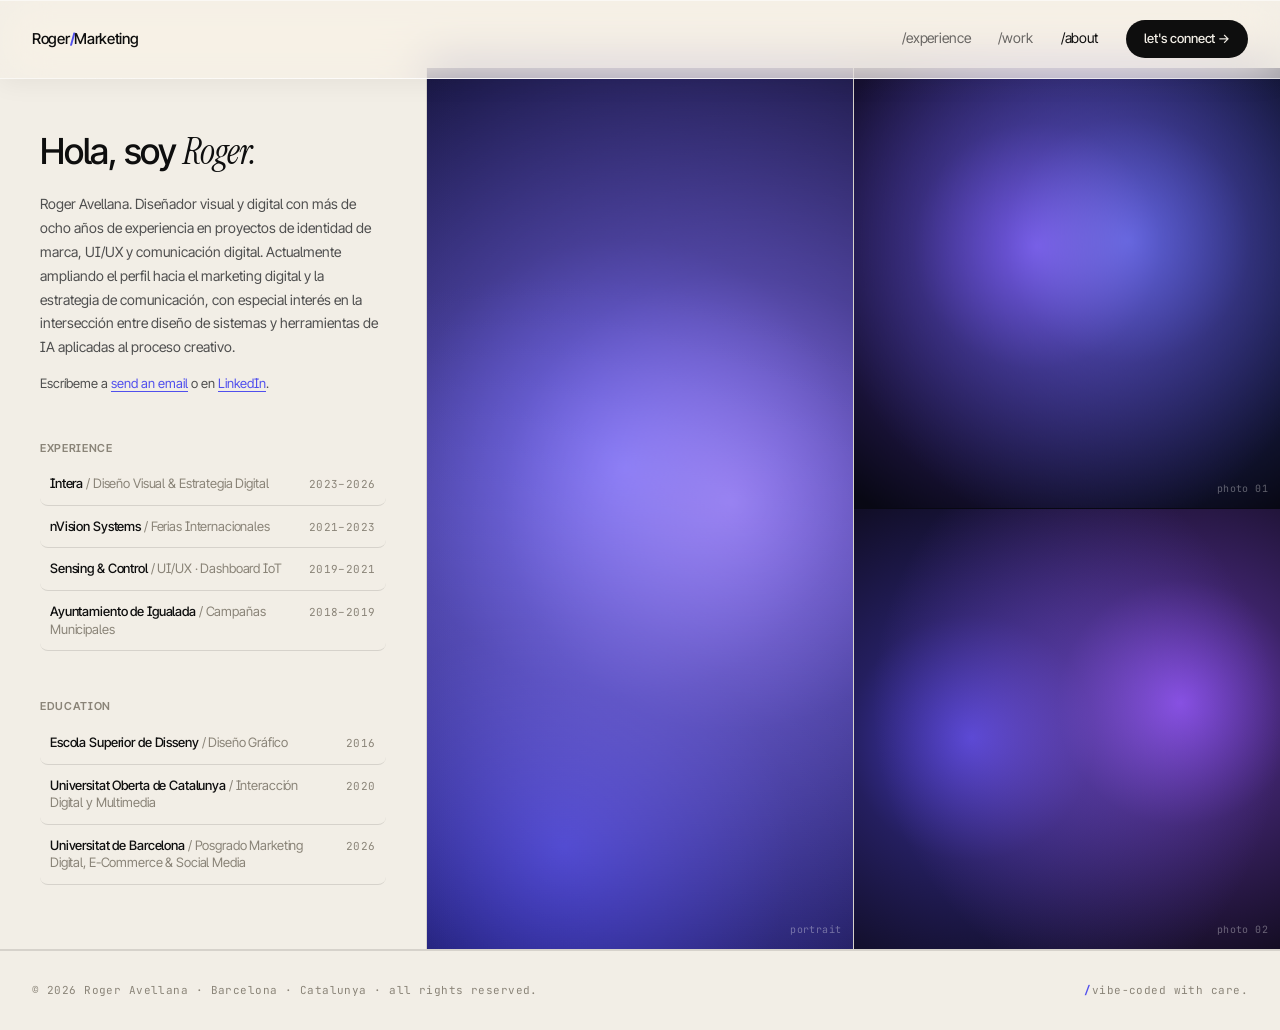
<file: about.html>
<!DOCTYPE html>
<html lang="es">

<head>
  <meta charset="UTF-8" />
  <meta name="viewport" content="width=device-width, initial-scale=1.0" />
  <title>about — Roger A. · Visual Designer & Marketing Assistant</title>
  <meta name="description" content="Sobre Roger Avellana — Visual Designer & Marketing Assistant." />
  <meta name="theme-color" content="#504FED" />

  <!-- Fonts -->
  <link rel="preconnect" href="https://fonts.googleapis.com" />
  <link rel="preconnect" href="https://fonts.gstatic.com" crossorigin />
  <link
    href="https://fonts.googleapis.com/css2?family=Inter+Tight:wght@300;400;500;600;700;800&family=Instrument+Serif:ital@0;1&family=JetBrains+Mono:wght@400;500&display=swap"
    rel="stylesheet" />

  <!-- Stylesheets -->
  <link rel="stylesheet" href="styles.css" />
  <link rel="stylesheet" href="about.css" />
</head>

<body data-mode="light">

  <!-- NAV -->
  <nav class="about-nav">
    <a href="index.html" class="about-nav-brand">
      <span>Roger</span><span class="slash">/</span><span>Marketing</span>
    </a>
    <div class="about-nav-links">
      <a href="index.html#services">/<span>experience</span></a>
      <a href="index.html#work">/<span>work</span></a>
      <a href="about.html" class="active">/<span>about</span></a>
      <a href="mailto:roger.ar123@gmail.com" class="about-nav-cta">let's connect →</a>
    </div>
    <button class="about-nav-burger" onclick="toggleMenu()" aria-label="menu">menu</button>
  </nav>

  <!-- MOBILE MENU -->
  <div class="about-mobile-menu" id="mobileMenu">
    <a href="index.html#services" onclick="toggleMenu()">/experience</a>
    <a href="index.html#work" onclick="toggleMenu()">/work</a>
    <a href="about.html" onclick="toggleMenu()">/about</a>
    <a href="mailto:roger.ar123@gmail.com" class="about-mobile-cta">let's connect →</a>
  </div>

  <!-- ABOUT LAYOUT -->
  <main class="about-layout">

    <!-- Columna izquierda -->
    <div class="about-col-left">
      <h1 class="about-greeting">
        Hola, soy <em>Roger.</em>
      </h1>
      <p class="about-bio">
        Roger Avellana. Diseñador visual y digital con más de ocho años de experiencia en proyectos de identidad de
        marca, UI/UX y comunicación digital. Actualmente ampliando el perfil hacia el marketing digital y la estrategia
        de comunicación, con especial interés en la intersección entre diseño de sistemas y herramientas de IA aplicadas
        al proceso creativo.
      </p>
      <p class="about-contact">
        Escríbeme a
        <a href="mailto:roger.ar123@gmail.com">send an email</a>
        o en
        <a href="https://www.linkedin.com/in/roger-avellana/" target="_blank" rel="noopener">LinkedIn</a>.
      </p>

      <!-- Experience -->
      <div class="about-block">
        <p class="about-section-label">Experience</p>
        <div class="about-exp-row">
          <span><strong>Intera</strong> <span class="muted">/ Diseño Visual &amp; Estrategia Digital</span></span>
          <span class="mono">2023–2026</span>
        </div>
        <div class="about-exp-row">
          <span><strong>nVision Systems</strong> <span class="muted">/ Ferias Internacionales</span></span>
          <span class="mono">2021–2023</span>
        </div>
        <div class="about-exp-row">
          <span><strong>Sensing &amp; Control</strong> <span class="muted">/ UI/UX · Dashboard IoT</span></span>
          <span class="mono">2019–2021</span>
        </div>
        <div class="about-exp-row">
          <span><strong>Ayuntamiento de Igualada</strong> <span class="muted">/ Campañas Municipales</span></span>
          <span class="mono">2018–2019</span>
        </div>
      </div>

      <!-- Education -->
      <div class="about-block">
        <p class="about-section-label">Education</p>
        <div class="about-exp-row">
          <span><strong>Escola Superior de Disseny</strong> <span class="muted">/ Diseño Gráfico</span></span>
          <span class="mono">2016</span>
        </div>
        <div class="about-exp-row">
          <span><strong>Universitat Oberta de Catalunya</strong> <span class="muted">/ Interacción Digital y
              Multimedia</span></span>
          <span class="mono">2020</span>
        </div>
        <div class="about-exp-row">
          <span><strong>Universitat de Barcelona</strong> <span class="muted">/ Posgrado Marketing Digital, E-Commerce
              &amp; Social Media</span></span>
          <span class="mono">2026</span>
        </div>
      </div>
    </div>

    <!-- Columna central: foto portrait -->
    <div class="about-col-center" id="col-portrait">
      <canvas id="canvas-portrait"></canvas>
      <span class="photo-label">portrait</span>
    </div>

    <!-- Columna derecha: dos fotos -->
    <div class="about-col-right">
      <div class="about-photo-top" id="col-photo1">
        <canvas id="canvas-photo1"></canvas>
        <span class="photo-label">photo 01</span>
      </div>
      <div class="about-photo-bottom" id="col-photo2">
        <canvas id="canvas-photo2"></canvas>
        <span class="photo-label">photo 02</span>
      </div>
    </div>

  </main>

  <!-- FOOTER -->
  <footer class="about-footer">
    <span class="mono">© 2026 Roger Avellana · Barcelona · Catalunya · all rights reserved.</span>
    <span class="mono"><span class="slash">/</span>vibe-coded with care.</span>
  </footer>

  <script>
    function toggleMenu() {
      const m = document.getElementById('mobileMenu');
      m.classList.toggle('open');
    }
  </script>

  <script>
    (function () {
      const panels = [
        {
          canvasId: 'canvas-portrait',
          colId: 'col-portrait',
          blobs: [
            { ox: 0.35, oy: 0.30, color: [80, 79, 237],   phase: 0 },
            { ox: 0.65, oy: 0.65, color: [122, 91, 216],  phase: 2.09 },
            { ox: 0.50, oy: 0.88, color: [45, 43, 186],   phase: 4.19 },
          ],
          bg: '#07071a',
          radius: 0.65,
        },
        {
          canvasId: 'canvas-photo1',
          colId: 'col-photo1',
          blobs: [
            { ox: 0.25, oy: 0.40, color: [100, 60, 220],  phase: 1.0 },
            { ox: 0.75, oy: 0.55, color: [60,  80, 200],  phase: 3.1 },
          ],
          bg: '#080814',
          radius: 0.7,
        },
        {
          canvasId: 'canvas-photo2',
          colId: 'col-photo2',
          blobs: [
            { ox: 0.60, oy: 0.35, color: [130, 70, 230],  phase: 0.5 },
            { ox: 0.30, oy: 0.70, color: [70,  60, 210],  phase: 2.6 },
          ],
          bg: '#090710',
          radius: 0.7,
        },
      ];

      const instances = panels.map(({ canvasId, colId, blobs, bg, radius }) => {
        const canvas = document.getElementById(canvasId);
        const col    = document.getElementById(colId);
        const ctx    = canvas.getContext('2d');

        function resize() {
          canvas.width  = col.offsetWidth;
          canvas.height = col.offsetHeight;
        }
        resize();
        new ResizeObserver(resize).observe(col);

        return { canvas, ctx, blobs, bg, radius };
      });

      function draw(ts) {
        const t = ts * 0.00042;

        instances.forEach(({ canvas, ctx, blobs, bg, radius }) => {
          const w = canvas.width, h = canvas.height;
          const maxR = Math.max(w, h) * radius;

          ctx.fillStyle = bg;
          ctx.fillRect(0, 0, w, h);
          ctx.globalCompositeOperation = 'screen';

          blobs.forEach(b => {
            const x = (b.ox + Math.sin(t       + b.phase) * 0.18) * w;
            const y = (b.oy + Math.cos(t * 0.8 + b.phase) * 0.18) * h;
            const [r, g, bc] = b.color;

            const grad = ctx.createRadialGradient(x, y, 0, x, y, maxR);
            grad.addColorStop(0,   `rgba(${r},${g},${bc},0.95)`);
            grad.addColorStop(0.4, `rgba(${r},${g},${bc},0.4)`);
            grad.addColorStop(1,   `rgba(${r},${g},${bc},0)`);

            ctx.fillStyle = grad;
            ctx.fillRect(0, 0, w, h);
          });

          ctx.globalCompositeOperation = 'source-over';
        });

        requestAnimationFrame(draw);
      }

      requestAnimationFrame(draw);
    })();
  </script>

</body>

</html>
</file>
<file: styles.css>
/* ─── Tokens ──────────────────────────────────────────────────── */
:root {
  --bg: #F2EEE6;
  --bg-dark: #0E0E0E;
  --text: #0E0E0E;
  --text-soft: #4F4F4F;
  --muted: #8A8478;
  --accent: #504FED;
  --line: rgba(14,14,14,0.12);
  --serif: 'Instrument Serif', Georgia, serif;
  --mono: 'JetBrains Mono', monospace;
}
[data-mode="dark"] {
  --bg: #0E0E0E;
  --text: #F2EEE6;
  --text-soft: #BDB8AD;
  --muted: #6B675E;
  --line: rgba(242,238,230,0.14);
}

/* ─── Reset & Base ────────────────────────────────────────────── */
*, *::before, *::after { box-sizing: border-box; margin: 0; padding: 0; }

html { scroll-behavior: smooth; }
body {
  font-family: 'Inter Tight', sans-serif;
  background: var(--bg);
  color: var(--text);
  line-height: 1.35;
  transition: background 0.4s ease, color 0.4s ease;
  overflow-x: hidden;
  font-feature-settings: 'ss01', 'ss02';
}
#root {
  position: relative;
  z-index: 1;
  isolation: isolate;
}
a { color: inherit; text-decoration: none; }

::selection { background: var(--accent); color: #fff; }

::-webkit-scrollbar { width: 8px; height: 8px; }
::-webkit-scrollbar-track { background: transparent; }
::-webkit-scrollbar-thumb { background: var(--line); border-radius: 4px; }
::-webkit-scrollbar-thumb:hover { background: var(--accent); }

/* ─── Utilities ────────────────────────────────────────────────── */
.slash { color: var(--accent); font-weight: 700; }

.num-mono {
  font-family: var(--mono);
  font-size: 11px;
  letter-spacing: 0.04em;
}

.container {
  max-width: 1480px;
  margin: 0 auto;
  padding: 0 32px;
}

/* ─── Hero title ──────────────────────────────────────────────── */
.hero-title {
  font-size: clamp(3rem, 13vw, 16rem);
  font-weight: 600;
  line-height: 0.85;
  letter-spacing: -0.05em;
}

/* ─── Marquee ─────────────────────────────────────────────────── */
@keyframes marquee {
  0%   { transform: translateX(0); }
  100% { transform: translateX(-50%); }
}
.marquee-track {
  display: flex;
  gap: 80px;
  width: max-content;
  animation: marquee 40s linear infinite;
}
.marquee-track:hover { animation-play-state: paused; }

/* ─── Scroll reveal ───────────────────────────────────────────── */
.reveal {
  opacity: 0;
  transform: translateY(24px);
  transition: opacity 0.8s cubic-bezier(.2,.7,.2,1), transform 0.8s cubic-bezier(.2,.7,.2,1);
}
.reveal.visible { opacity: 1; transform: none; }

/* ─── Cursor blink ────────────────────────────────────────────── */
@keyframes blink { 50% { opacity: 0; } }
.cursor-blink::after {
  content: '_';
  animation: blink 1s steps(2) infinite;
  color: var(--accent);
  margin-left: 4px;
}

/* ─── Hover underline ─────────────────────────────────────────── */
.hover-line {
  position: relative;
  display: inline-flex;
  align-items: center;
  gap: 6px;
}
.hover-line::before {
  content: '';
  position: absolute;
  left: 0; bottom: -2px;
  width: 100%; height: 1px;
  background: currentColor;
  transform-origin: right;
  transform: scaleX(1);
  transition: transform 0.5s cubic-bezier(.2,.7,.2,1);
}
.hover-line:hover::before {
  transform-origin: left;
  transform: scaleX(0);
  animation: lineIn 0.6s 0.3s forwards cubic-bezier(.2,.7,.2,1);
}
@keyframes lineIn {
  from { transform-origin: left; transform: scaleX(0); }
  to   { transform-origin: left; transform: scaleX(1); }
}

/* ─── About CTA button ────────────────────────────────────────── */
.about-cta-btn {
  display: inline-flex;
  align-items: center;
  margin-top: 32px;
  padding: 12px 24px;
  border: 1px solid var(--text);
  border-radius: 999px;
  font-size: 14px;
  font-weight: 500;
  letter-spacing: -0.01em;
  color: var(--text);
  background: transparent;
  transition: background 0.2s, color 0.2s;
}

/* ─── Hero dark / Sui-style ──────────────────────────────────── */
@keyframes heroFadeUp {
  from { opacity: 0; transform: translateY(20px); }
  to   { opacity: 1; transform: translateY(0); }
}
@keyframes heroWordIn {
  from { opacity: 0; filter: blur(28px); }
  to   { opacity: 1; filter: blur(0px); }
}
@keyframes orbFloat {
  from { transform: translateX(-50%) translateY(0); }
  to   { transform: translateX(-50%) translateY(-60px); }
}
@keyframes orbFloat2 {
  from { transform: translateY(0); }
  to   { transform: translateY(-40px); }
}
@keyframes scrollBounce {
  0%, 100% { transform: translateY(0); opacity: 0.45; }
  50%       { transform: translateY(9px); opacity: 0.7; }
}
.hero-glow-word {
  text-shadow:
    0 0 20px rgba(255,255,255,0.9),
    0 0 60px rgba(255,255,255,0.5),
    0 0 120px rgba(140,180,255,0.3);
}

/* ─── Glass system tokens ─────────────────────────────────────── */
:root {
  /* medium glass — cards, panels */
  --gm-bg:      rgba(242,238,230,0.38);
  --gm-blur:    16px;
  --gm-sat:     160%;
  --gm-border:  rgba(255,255,255,0.58);
  --gm-shadow:  0 4px 24px rgba(14,14,14,0.09),
                inset 0 1px 0 rgba(255,255,255,0.68),
                inset 0 -1px 0 rgba(14,14,14,0.04);
  --gm-hover:   0 14px 44px rgba(14,14,14,0.13),
                inset 0 1px 0 rgba(255,255,255,0.74),
                inset 0 -1px 0 rgba(14,14,14,0.04);
  /* light glass — tags, pills, secondary */
  --gl-bg:      rgba(255,255,255,0.18);
  --gl-border:  rgba(255,255,255,0.42);
}
[data-mode="dark"] {
  --gm-bg:      rgba(18,18,28,0.52);
  --gm-border:  rgba(255,255,255,0.1);
  --gm-shadow:  0 4px 24px rgba(0,0,0,0.4),
                inset 0 1px 0 rgba(255,255,255,0.09),
                inset 0 -1px 0 rgba(0,0,0,0.36);
  --gm-hover:   0 14px 44px rgba(0,0,0,0.55),
                inset 0 1px 0 rgba(255,255,255,0.12);
  --gl-bg:      rgba(255,255,255,0.06);
  --gl-border:  rgba(255,255,255,0.1);
}

/* ─── Ambient background layer ─────────────────────────────────── */
.bg-ambi {
  position: fixed; inset: 0;
  z-index: 0; pointer-events: none; overflow: hidden;
}
.bg-ambi-blob {
  position: absolute; border-radius: 50%;
  filter: blur(100px); will-change: transform;
}
.bab-1 {
  width: 680px; height: 680px; top: -8%; left: -6%;
  background: radial-gradient(circle, rgba(80,79,237,0.22), transparent 68%);
  animation: bd1 22s ease-in-out infinite alternate;
}
.bab-2 {
  width: 560px; height: 560px; top: 36%; right: -7%;
  background: radial-gradient(circle, rgba(122,91,216,0.18), transparent 68%);
  animation: bd2 28s ease-in-out infinite alternate;
}
.bab-3 {
  width: 500px; height: 500px; bottom: 14%; left: 16%;
  background: radial-gradient(circle, rgba(224,168,46,0.15), transparent 68%);
  animation: bd3 32s ease-in-out infinite alternate;
}
.bab-4 {
  width: 380px; height: 380px; top: 56%; right: 20%;
  background: radial-gradient(circle, rgba(14,138,90,0.13), transparent 68%);
  animation: bd1 24s ease-in-out infinite alternate-reverse;
}
@keyframes bd1 {
  from { transform: translate(0,0) scale(1); }
  to   { transform: translate(55px,78px) scale(1.14); }
}
@keyframes bd2 {
  from { transform: translate(0,0) scale(1); }
  to   { transform: translate(-48px,62px) scale(1.1); }
}
@keyframes bd3 {
  from { transform: translate(0,0) scale(1); }
  to   { transform: translate(42px,-58px) scale(1.12); }
}
/* Stronger blobs in dark mode */
[data-mode="dark"] .bab-1 { background: radial-gradient(circle, rgba(80,79,237,0.38), transparent 68%); }
[data-mode="dark"] .bab-2 { background: radial-gradient(circle, rgba(122,91,216,0.3),  transparent 68%); }
[data-mode="dark"] .bab-3 { background: radial-gradient(circle, rgba(224,168,46,0.22),  transparent 68%); }
[data-mode="dark"] .bab-4 { background: radial-gradient(circle, rgba(14,138,90,0.2),    transparent 68%); }

/* ─── Glass card — medium material ─────────────────────────────── */
.gl-card {
  position: relative;
  background: var(--gm-bg);
  backdrop-filter: blur(var(--gm-blur)) saturate(var(--gm-sat));
  -webkit-backdrop-filter: blur(var(--gm-blur)) saturate(var(--gm-sat));
  border: 1px solid var(--gm-border);
  box-shadow: var(--gm-shadow);
  border-radius: 20px;
  overflow: hidden;
  isolation: isolate;
  transition: transform 0.38s cubic-bezier(.2,.7,.2,1),
              box-shadow 0.38s cubic-bezier(.2,.7,.2,1);
}
/* Pointer-reactive specular highlight */
.gl-card::before {
  content: '';
  position: absolute; inset: 0; border-radius: inherit;
  background: radial-gradient(
    ellipse at var(--mx,50%) var(--my,-10%),
    rgba(255,255,255,0.26) 0%, transparent 56%
  );
  pointer-events: none; z-index: 2;
  opacity: 0; transition: opacity 0.44s ease;
}
/* Luminous top edge */
.gl-card::after {
  content: '';
  position: absolute; top: 0; left: 0; right: 0; height: 1px;
  background: linear-gradient(
    90deg, transparent 0%, var(--gm-border) 20%,
    rgba(255,255,255,0.9) 50%,
    var(--gm-border) 80%, transparent 100%
  );
  pointer-events: none; z-index: 3;
}
.gl-card:hover { transform: translateY(-5px) scale(1.008); box-shadow: var(--gm-hover); }
.gl-card:hover::before { opacity: 1; }

/* ─── Glass tag — light material ────────────────────────────────── */
.gl-tag {
  position: relative;
  background: var(--gl-bg);
  backdrop-filter: blur(8px) saturate(140%);
  -webkit-backdrop-filter: blur(8px) saturate(140%);
  border: 1px solid var(--gl-border);
  box-shadow: inset 0 1px 0 rgba(255,255,255,0.44),
              0 1px 6px rgba(14,14,14,0.06);
  transition: background 0.22s, border-color 0.22s,
              color 0.22s, transform 0.22s, box-shadow 0.22s;
}
.gl-tag:hover {
  background: rgba(80,79,237,0.1);
  border-color: rgba(80,79,237,0.36);
  color: var(--accent) !important;
  transform: translateY(-1px);
  box-shadow: 0 4px 16px rgba(80,79,237,0.1),
              inset 0 1px 0 rgba(255,255,255,0.5);
}
[data-mode="dark"] .gl-tag {
  box-shadow: inset 0 1px 0 rgba(255,255,255,0.07),
              0 1px 6px rgba(0,0,0,0.22);
}

/* ─── Nav scrolled glass enhancement ───────────────────────────── */
.gl-nav {
  position: relative;
}
.gl-nav::before {
  content: '';
  position: absolute; bottom: -1px; left: 6%; right: 6%; height: 1px;
  background: linear-gradient(
    90deg, transparent, rgba(255,255,255,0.6) 30%,
    rgba(255,255,255,0.6) 70%, transparent
  );
  pointer-events: none;
}
[data-mode="dark"] .gl-nav::before {
  background: linear-gradient(
    90deg, transparent, rgba(255,255,255,0.12) 30%,
    rgba(255,255,255,0.12) 70%, transparent
  );
}

/* ─── Service accordion item — subtle glass on open ─────────────── */
.svc-open {
  background: var(--gm-bg);
  backdrop-filter: blur(12px) saturate(140%);
  -webkit-backdrop-filter: blur(12px) saturate(140%);
  border-radius: 12px;
  margin: 0 -18px !important;
  padding-left: 18px !important;
  padding-right: 18px !important;
  box-shadow: inset 0 1px 0 rgba(255,255,255,0.5);
}

/* ─── Testimonial glass cell ────────────────────────────────────── */
.gl-testi {
  position: relative; overflow: hidden;
  backdrop-filter: blur(14px) saturate(150%);
  -webkit-backdrop-filter: blur(14px) saturate(150%);
  transition: background 0.3s;
}
.gl-testi::before {
  content: '';
  position: absolute; inset: 0;
  background: radial-gradient(
    ellipse at var(--mx,50%) var(--my,-10%),
    rgba(255,255,255,0.2) 0%, transparent 60%
  );
  pointer-events: none; z-index: 1;
  opacity: 0; transition: opacity 0.44s;
}
.gl-testi:hover::before { opacity: 1; }
.gl-testi > * { position: relative; z-index: 2; }

/* ─── Glass CTA button ──────────────────────────────────────────── */
.gl-cta {
  position: relative;
  background: var(--gl-bg);
  backdrop-filter: blur(12px) saturate(140%);
  -webkit-backdrop-filter: blur(12px) saturate(140%);
  border: 1px solid var(--gl-border);
  box-shadow: inset 0 1px 0 rgba(255,255,255,0.5),
              0 4px 20px rgba(80,79,237,0.12);
  transition: transform 0.25s, box-shadow 0.25s, background 0.25s;
  overflow: hidden;
}
.gl-cta::after {
  content: '';
  position: absolute; top: 0; left: 0; right: 0; height: 1px;
  background: linear-gradient(90deg, transparent, rgba(255,255,255,0.8) 40%, rgba(255,255,255,0.8) 60%, transparent);
  pointer-events: none;
}
.gl-cta:hover {
  transform: scale(1.04);
  box-shadow: inset 0 1px 0 rgba(255,255,255,0.6),
              0 8px 32px rgba(80,79,237,0.2);
  background: rgba(80,79,237,0.1);
}

/* ─── Reduced motion ────────────────────────────────────────────── */
@media (prefers-reduced-motion: reduce) {
  .bg-ambi-blob { animation: none !important; }
  .gl-card, .gl-tag, .gl-testi, .gl-cta {
    transition: none !important;
  }
}

/* ─── Backdrop-filter fallback ──────────────────────────────────── */
@supports not (backdrop-filter: blur(1px)) {
  .gl-card  { background: rgba(242,238,230,0.94); }
  .gl-testi { background: rgba(242,238,230,0.94); }
  .gl-tag   { background: rgba(242,238,230,0.8); }
  [data-mode="dark"] .gl-card  { background: rgba(18,18,28,0.96); }
  [data-mode="dark"] .gl-testi { background: rgba(18,18,28,0.96); }
  [data-mode="dark"] .gl-tag   { background: rgba(18,18,28,0.85); }
}

/* ─── Responsive ──────────────────────────────────────────────── */
@media (max-width: 768px) {
  .container { padding: 0 20px; }
  .hide-mobile { display: none !important; }
}
@media (max-width: 768px) {
  .show-mobile { display: inline-block !important; }
}
@media (max-width: 900px) {
  .svc-grid { grid-template-columns: 1fr !important; }
  .svc-grid > div:first-child { position: static !important; }
  .about-grid { grid-template-columns: 1fr !important; }
}
</file>
<file: about.css>
/* ─── About page ──────────────────────────────────────────────── */

/* Nav */
.about-nav {
  position: fixed;
  top: 0; left: 0; right: 0;
  z-index: 100;
  padding: 20px 32px;
  display: flex;
  align-items: center;
  justify-content: space-between;
  background: color-mix(in srgb, var(--bg) 62%, transparent);
  backdrop-filter: blur(24px) saturate(200%) brightness(1.04);
  -webkit-backdrop-filter: blur(24px) saturate(200%) brightness(1.04);
  border-bottom: 1px solid rgba(255,255,255,0.55);
  box-shadow: 0 1px 0 rgba(255,255,255,0.55) inset, 0 4px 24px rgba(14,14,14,0.06);
}
.about-nav::before {
  content: '';
  position: absolute;
  bottom: -1px; left: 6%; right: 6%; height: 1px;
  background: linear-gradient(90deg, transparent, rgba(255,255,255,0.6) 30%, rgba(255,255,255,0.6) 70%, transparent);
  pointer-events: none;
}
[data-mode="dark"] .about-nav {
  border-bottom: 1px solid rgba(255,255,255,0.1);
  box-shadow: 0 1px 0 rgba(255,255,255,0.07) inset, 0 4px 24px rgba(0,0,0,0.3);
}
[data-mode="dark"] .about-nav::before {
  background: linear-gradient(90deg, transparent, rgba(255,255,255,0.1) 30%, rgba(255,255,255,0.1) 70%, transparent);
}

.about-nav-brand {
  font-size: 15px;
  font-weight: 500;
  letter-spacing: -0.02em;
}

.about-nav-links {
  display: flex;
  align-items: center;
  gap: 28px;
  font-size: 14px;
}

.about-nav-links a {
  letter-spacing: -0.01em;
  color: var(--text);
  opacity: 0.6;
  transition: opacity 0.2s;
}

.about-nav-links a:hover,
.about-nav-links a.active {
  opacity: 1;
}

.about-nav-cta {
  background: var(--text);
  color: var(--bg) !important;
  opacity: 1 !important;
  padding: 10px 18px;
  border-radius: 999px;
  font-size: 13px;
  font-weight: 500;
  letter-spacing: -0.01em;
  transition: transform 0.2s !important;
}

.about-nav-cta:hover {
  transform: scale(1.04);
}

.about-nav-burger {
  display: none;
  background: none;
  border: 1px solid var(--line);
  padding: 8px 14px;
  border-radius: 999px;
  font-size: 13px;
  font-family: inherit;
  color: var(--text);
  cursor: pointer;
}

/* Mobile menu */
.about-mobile-menu {
  display: none;
  position: fixed;
  top: 68px; left: 0; right: 0; bottom: 0;
  background: var(--bg);
  z-index: 99;
  flex-direction: column;
  padding: 40px 24px;
  gap: 24px;
  border-top: 1px solid var(--line);
}

.about-mobile-menu.open { display: flex; }

.about-mobile-menu a {
  font-size: 32px;
  font-weight: 500;
  letter-spacing: -0.03em;
  color: var(--text);
}

.about-mobile-cta {
  margin-top: 12px;
  font-size: 18px !important;
  color: var(--accent) !important;
  font-style: italic;
  font-family: var(--serif);
}

/* Layout grid */
.about-layout {
  display: grid;
  grid-template-columns: 1fr 1fr 1fr;
  min-height: calc(100vh - 68px);
  margin-top: 68px;
  border-bottom: 1px solid var(--line);
}

/* Left column */
.about-col-left {
  padding: 64px 40px;
  border-right: 1px solid var(--line);
  overflow-y: auto;
}

.about-greeting {
  font-size: clamp(1.8rem, 2.8vw, 2.8rem);
  font-weight: 500;
  letter-spacing: -0.03em;
  line-height: 1.1;
}

.about-greeting em {
  font-family: var(--serif);
  font-style: italic;
  font-weight: 400;
}

.about-bio {
  margin-top: 20px;
  font-size: 14px;
  line-height: 1.7;
  color: var(--text-soft);
  max-width: 360px;
}

.about-contact {
  margin-top: 16px;
  font-size: 13px;
  color: var(--text-soft);
}

.about-contact a {
  color: var(--accent);
  text-decoration: underline;
  text-underline-offset: 3px;
}

.about-block {
  margin-top: 48px;
}

.about-section-label {
  font-size: 11px;
  font-weight: 600;
  letter-spacing: 0.06em;
  text-transform: uppercase;
  color: var(--muted);
  margin-bottom: 8px;
}

.about-exp-row {
  display: flex;
  justify-content: space-between;
  align-items: baseline;
  gap: 16px;
  padding: 12px 10px;
  border-bottom: 1px solid var(--line);
  border-radius: 8px;
  font-size: 13px;
  letter-spacing: -0.01em;
  transition: background 0.25s, backdrop-filter 0.25s, box-shadow 0.25s;
  cursor: default;
}
.about-exp-row:hover {
  background: rgba(242,238,230,0.38);
  backdrop-filter: blur(12px) saturate(150%);
  -webkit-backdrop-filter: blur(12px) saturate(150%);
  box-shadow: inset 0 1px 0 rgba(255,255,255,0.6), 0 2px 12px rgba(14,14,14,0.06);
  border-bottom-color: transparent;
}
[data-mode="dark"] .about-exp-row:hover {
  background: rgba(18,18,28,0.45);
  box-shadow: inset 0 1px 0 rgba(255,255,255,0.08), 0 2px 12px rgba(0,0,0,0.3);
}

.about-exp-row strong { font-weight: 500; }

.muted { color: var(--muted); }
.mono { font-family: var(--mono); font-size: 11px; letter-spacing: 0.04em; color: var(--muted); flex-shrink: 0; }

/* Canvas gradient animation */
#canvas-portrait,
#canvas-photo1,
#canvas-photo2 {
  position: absolute;
  inset: 0;
  width: 100%;
  height: 100%;
  display: block;
}

/* Center column: portrait */
.about-col-center {
  position: relative;
  background: #07071a;
  display: flex;
  align-items: flex-end;
  justify-content: flex-end;
  padding: 12px;
  min-height: 400px;
}

.about-col-center img {
  position: absolute;
  inset: 0;
  width: 100%;
  height: 100%;
  object-fit: cover;
}

/* Right column: two photos */
.about-col-right {
  display: flex;
  flex-direction: column;
  border-left: 1px solid var(--line);
}

.about-photo-top {
  flex: 1;
  border-bottom: 1px solid var(--line);
  background: #080814;
  display: flex;
  align-items: flex-end;
  justify-content: flex-end;
  padding: 12px;
  position: relative;
  overflow: hidden;
}

.about-photo-bottom {
  flex: 1;
  background: #090710;
  display: flex;
  align-items: flex-end;
  justify-content: flex-end;
  padding: 12px;
  position: relative;
  overflow: hidden;
}

.about-photo-top img,
.about-photo-bottom img {
  position: absolute;
  inset: 0;
  width: 100%;
  height: 100%;
  object-fit: cover;
}

.photo-label {
  font-family: var(--mono);
  font-size: 10px;
  letter-spacing: 0.04em;
  color: rgba(255,255,255,0.35);
  position: relative;
  z-index: 1;
}

/* Footer */
.about-footer {
  border-top: 1px solid var(--line);
  padding: 32px;
  display: flex;
  justify-content: space-between;
  align-items: center;
  flex-wrap: wrap;
  gap: 12px;
  font-family: var(--mono);
  font-size: 11px;
  letter-spacing: 0.04em;
  color: var(--muted);
}

/* Responsive */
@media (max-width: 900px) {
  .about-nav-links { display: none; }
  .about-nav-burger { display: block; }

  .about-layout {
    grid-template-columns: 1fr;
  }

  .about-col-left {
    border-right: none;
  }

  .about-col-center {
    min-height: 380px;
  }

  .about-col-right {
    flex-direction: row;
    min-height: 220px;
    border-left: none;
    border-top: 1px solid var(--line);
  }

  .about-photo-top {
    border-bottom: none;
    border-right: 1px solid var(--line);
  }
}
</file>
